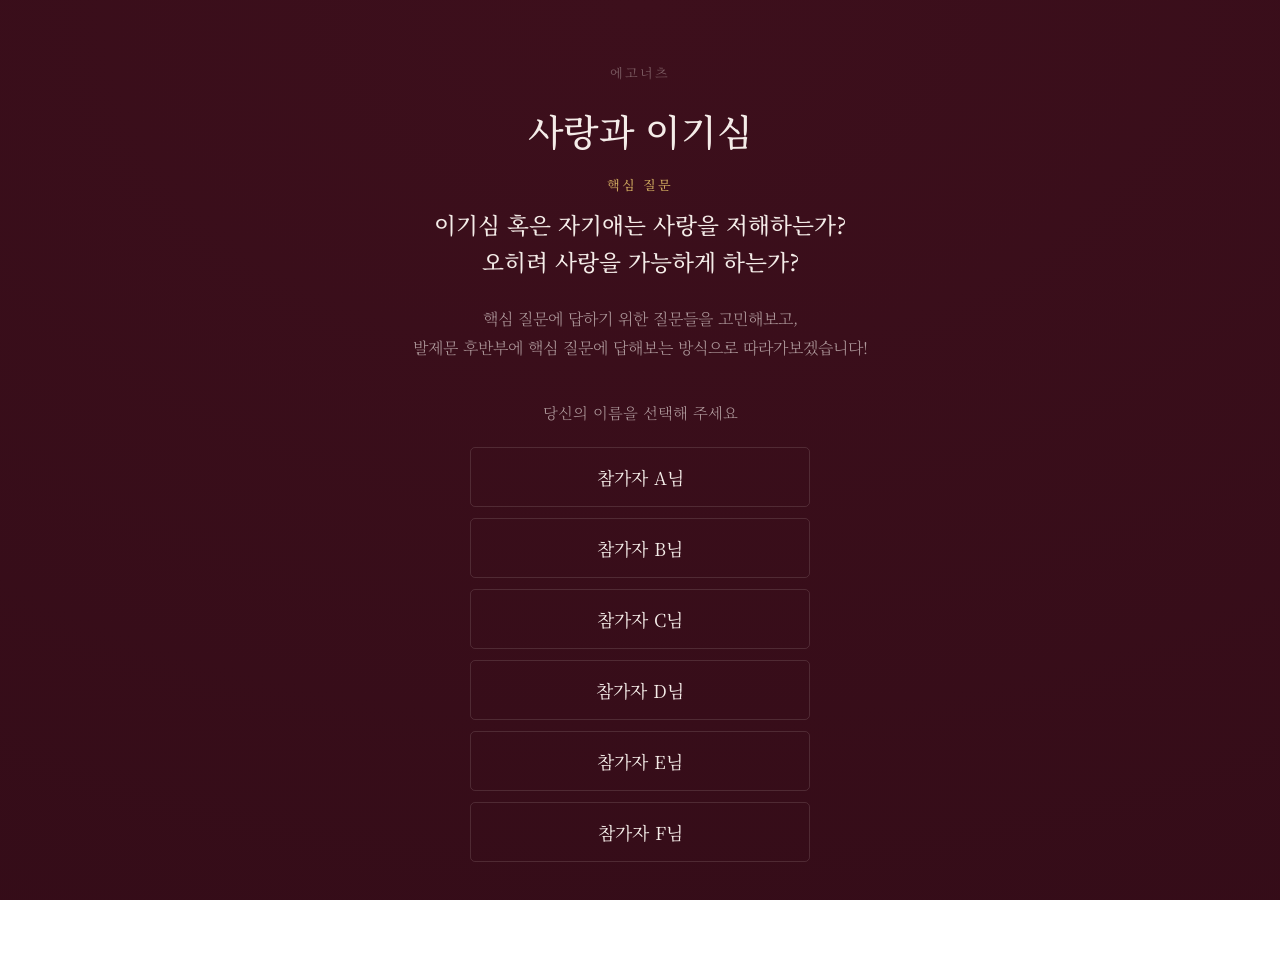
<file: index.html>
<!doctype html>
<html lang="ko">
<head>
  <meta charset="utf-8" />
  <meta name="viewport" content="width=device-width, initial-scale=1, viewport-fit=cover" />
  <title>사랑과 이기심 — 에고너츠</title>
  <meta name="description" content="에고너츠 '사랑과 이기심' 발제문" />
  <link rel="preconnect" href="https://fonts.googleapis.com" />
  <link rel="preconnect" href="https://fonts.gstatic.com" crossorigin />
  <link href="https://fonts.googleapis.com/css2?family=Noto+Serif+KR:wght@300;400;500;600&display=swap" rel="stylesheet" />
  <link rel="stylesheet" href="assets/style.css" />
</head>
<body>
  <main id="app" class="app"></main>
  <script src="config.js"></script>
  <script src="assets/app.js"></script>
</body>
</html>
</file>
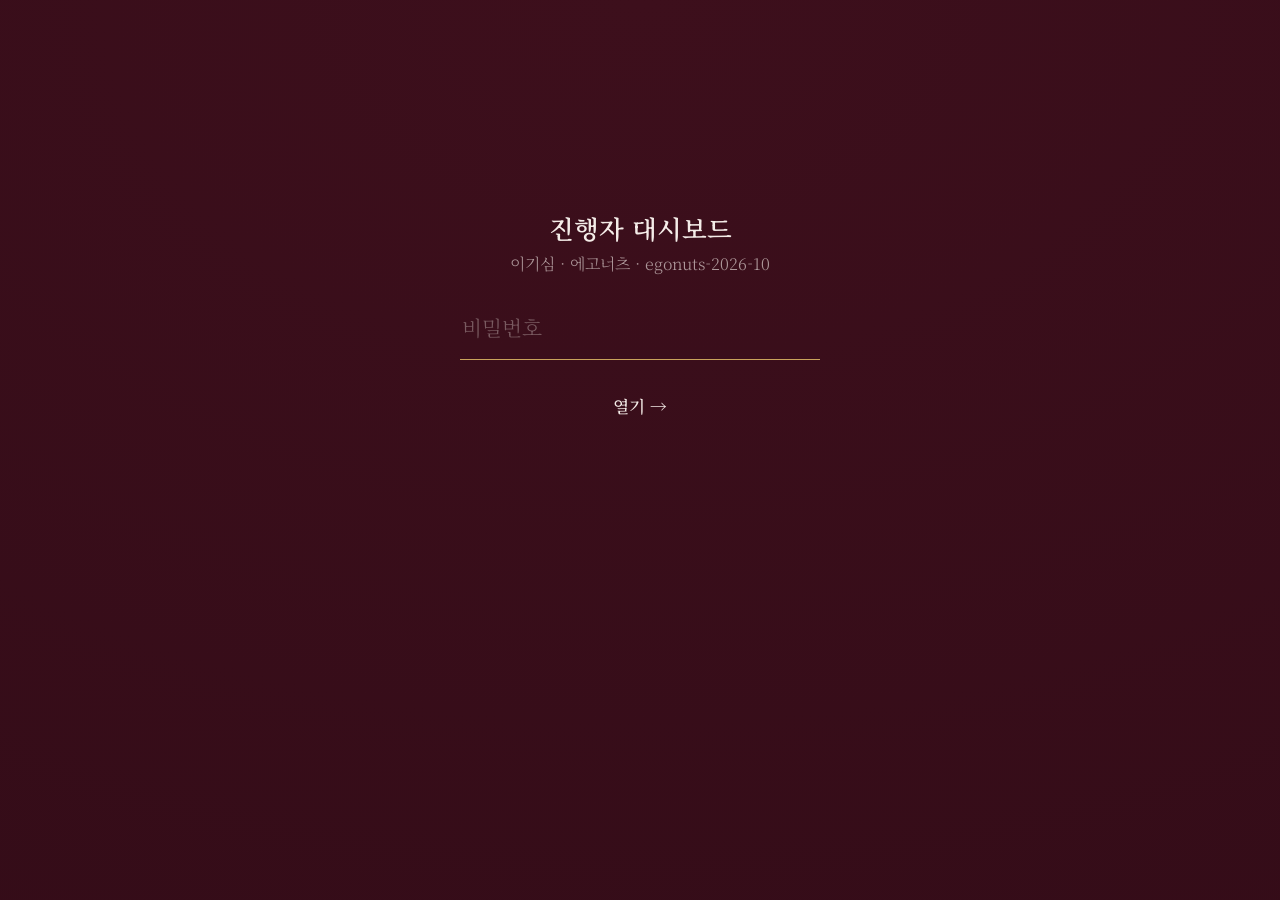
<file: dashboard.html>
<!doctype html>
<html lang="ko">
<head>
  <meta charset="utf-8" />
  <meta name="viewport" content="width=device-width, initial-scale=1" />
  <title>대시보드 — 이기심 · 에고너츠</title>
  <meta name="robots" content="noindex, nofollow" />
  <link rel="preconnect" href="https://fonts.googleapis.com" />
  <link rel="preconnect" href="https://fonts.gstatic.com" crossorigin />
  <link href="https://fonts.googleapis.com/css2?family=Noto+Serif+KR:wght@300;400;500;600&display=swap" rel="stylesheet" />
  <link rel="stylesheet" href="assets/style.css" />
  <style>
    .dash { max-width: 900px; margin: 0 auto; padding: 48px clamp(20px,5vw,40px) 120px; }
    .dash h1 { font-size: 1.6rem; font-weight: 600; margin: 0 0 6px; }
    .dash .meta { color: var(--ink-soft); font-weight: 300; font-size: 0.95rem; margin: 0 0 34px; }
    .toolbar { display: flex; gap: 18px; align-items: center; flex-wrap: wrap; margin-bottom: 30px; }
    .toolbar button { border: 1px solid var(--line); border-radius: 3px; padding: 8px 16px; font-size: 0.95rem; }
    .toolbar button:hover { border-color: var(--accent); }
    .qgroup { margin: 0 0 46px; }
    .qgroup > h2 { font-size: 1.15rem; font-weight: 500; color: var(--accent); margin: 0 0 4px; }
    .qgroup > .qtext { font-size: 1.05rem; font-weight: 400; margin: 0 0 20px; line-height: 1.5; }
    .ans { padding: 16px 0; border-top: 1px solid var(--line); }
    .ans .who { font-size: 0.85rem; color: var(--ink-faint); letter-spacing: 0.06em; margin: 0 0 8px; }
    .ans .txt { font-weight: 300; line-height: 1.75; white-space: pre-wrap; }
    .ans .txt.empty { color: var(--ink-faint); font-style: italic; }
    .gate { max-width: 360px; margin: 18vh auto 0; text-align: center; }
    .gate p { color: var(--ink-soft); font-weight: 300; margin: 0 0 26px; }
  </style>
</head>
<body>
  <main id="dash" class="dash"></main>
  <script src="config.js"></script>
  <script src="assets/dashboard.js"></script>
</body>
</html>
</file>
<file: assets/style.css>
/* ============================================================
   에고너츠 '사랑과 이기심'
   어둡고 몰입적인 미니멀 — 진한 와인 바탕 / 흰 세리프 / 골드 라인 포인트
   가독성 · 모바일 UX · 은은한 애니메이션
   ============================================================ */

:root {
  --bg:        #3d0f1c;
  --bg-deep:   #340c18;
  --ink:       #f4ece8;
  --ink-soft:  rgba(244, 236, 232, 0.62);
  --ink-faint: rgba(244, 236, 232, 0.34);
  --line:      rgba(244, 236, 232, 0.13);
  --gold:      #c9a35c;
  --gold-soft: rgba(201, 163, 92, 0.55);
  --accent:    var(--gold);
  --maxw: 640px;
}

* { box-sizing: border-box; }

html, body {
  margin: 0; padding: 0;
  background: radial-gradient(125% 120% at 50% 0%, var(--bg) 0%, var(--bg-deep) 100%);
  background-attachment: fixed;
  color: var(--ink);
  font-family: "Noto Serif KR", ui-serif, Georgia, "Times New Roman", serif;
  font-weight: 400;
  -webkit-font-smoothing: antialiased;
  text-rendering: optimizeLegibility;
  min-height: 100vh;
}

.app {
  max-width: var(--maxw);
  margin: 0 auto;
  padding: clamp(26px, 7vh, 84px) clamp(22px, 6vw, 40px) 104px;
  min-height: 100vh;
  display: flex;
  flex-direction: column;
  justify-content: center;
  transition: opacity 0.17s ease, transform 0.17s ease;
}
.app.fade-out { opacity: 0; transform: translateY(6px); }

/* ---- 진입 애니메이션 ---- */
@keyframes fadeUp { from { opacity: 0; transform: translateY(11px); } to { opacity: 1; transform: none; } }
.fade-up { animation: fadeUp 0.55s cubic-bezier(0.22, 0.61, 0.36, 1) both; }

/* ---- 공통 텍스트 ---- */
.kicker { font-size: 0.82rem; letter-spacing: 0.16em; color: var(--ink-faint); margin: 0 0 22px; }
.question {
  font-size: clamp(1.5rem, 4.6vw, 2.05rem);
  font-weight: 500; line-height: 1.5; margin: 0 0 12px; letter-spacing: -0.01em;
}
.hint { font-size: 0.96rem; color: var(--ink-soft); margin: 0 0 30px; font-weight: 300; }
.field-label { display: block; font-size: 0.99rem; color: var(--ink-soft); margin: 28px 0 10px; }
.nudge { color: var(--gold); font-size: 0.92rem; font-weight: 400; margin: 16px 0 0; }

/* ---- 입력 ---- */
textarea, input[type="text"], input[type="password"] {
  width: 100%; background: transparent; color: var(--ink);
  border: none; border-bottom: 1px solid var(--line);
  font-family: inherit; font-size: 1.12rem; font-weight: 300; line-height: 1.75;
  padding: 8px 2px 12px; resize: none; outline: none;
  transition: border-color 0.25s ease;
}
textarea { min-height: 92px; overflow: hidden; }
textarea::placeholder, input::placeholder { color: var(--ink-faint); font-weight: 300; }
textarea:focus, input:focus { border-bottom-color: var(--gold); }
input.name-input { font-size: 1.3rem; font-weight: 400; padding-bottom: 14px; }

/* ---- 이름 선택 ---- */
.pick-label { font-size: 0.96rem; color: var(--ink-soft); font-weight: 300; margin: 8px 0 24px; }
.name-grid { display: flex; flex-direction: column; gap: 11px; max-width: 340px; margin: 0 auto; }
.name-btn {
  width: 100%; border: 1px solid var(--line); border-radius: 5px;
  padding: 16px 18px; font-size: 1.12rem; font-weight: 400; color: var(--ink);
  transition: border-color 0.25s ease, color 0.25s ease, background 0.25s ease, transform 0.15s ease;
}
.name-btn:hover { border-color: var(--gold); color: var(--gold); }
.name-btn:active { transform: scale(0.99); }
.name-btn.selected { border-color: var(--gold); box-shadow: inset 0 0 0 1px var(--gold-soft); }

/* ---- 인트로 핵심 질문 ---- */
.intro-core { margin: 6px 0 26px; }
.core-label { font-size: 0.82rem; letter-spacing: 0.16em; color: var(--gold); font-weight: 500; margin: 0 0 12px; }
.core-q { font-size: clamp(1.15rem, 3.2vw, 1.42rem); font-weight: 500; line-height: 1.6; color: var(--ink); margin: 0; }

/* ---- 진행 표시 ---- */
.progress { display: flex; align-items: center; gap: 14px; margin-bottom: 40px; }
.progress .count { font-size: 0.8rem; letter-spacing: 0.08em; color: var(--ink-faint); white-space: nowrap; }
.progress .bar { flex: 1; height: 1px; background: var(--line); position: relative; }
.progress .bar span { position: absolute; left: 0; top: 0; bottom: 0; background: var(--gold); transition: width 0.5s cubic-bezier(0.22, 0.61, 0.36, 1); box-shadow: 0 0 6px var(--gold-soft); }

/* ---- 골드 구분선 ---- */
.gold-rule {
  border: none; height: 1px; margin: 30px 0;
  background: linear-gradient(90deg, transparent, var(--gold-soft) 18%, var(--gold-soft) 82%, transparent);
}

/* ---- 참고 자료 페이지 ---- */
.m-source { display: flex; gap: 16px; align-items: center; margin-top: 2px; }
.m-source-cover { width: 96px; flex: none; display: block; border-radius: 3px; border: 1px solid var(--gold-soft); }
.m-source-meta { min-width: 0; }
.m-source-title { font-size: 1.16rem; font-weight: 600; line-height: 1.35; margin: 0; }
.m-source-title span { display: block; margin-top: 4px; font-size: 0.9rem; font-weight: 400; font-style: italic; color: var(--ink-soft); }
.m-source-by { margin: 8px 0 0; font-size: 0.9rem; font-weight: 500; letter-spacing: 0.02em; color: var(--gold); }
.m-source-note { margin: 20px 0 0; font-size: 1rem; font-weight: 400; line-height: 1.7; color: var(--ink); }
.m-imgwrap { margin-top: 2px; }
.m-img {
  display: block; width: 100%; max-height: 76vh; object-fit: contain;
  border-radius: 5px; border: 1px solid var(--gold-soft); background: rgba(0, 0, 0, 0.16);
  opacity: 0; transform: translateY(8px) scale(1.006);
  transition: opacity 0.6s ease, transform 0.6s ease;
}
.m-img.shown { opacity: 1; transform: none; }
.m-text { margin-top: 2px; }
.m-loading { color: var(--ink-faint); font-weight: 300; font-size: 0.95rem; }
.m-title {
  font-size: clamp(1.32rem, 4.2vw, 1.68rem); font-weight: 600; letter-spacing: -0.01em;
  margin: 0 0 22px; padding-bottom: 14px; position: relative;
}
.m-title::after { content: ""; position: absolute; left: 0; bottom: 0; width: 46px; height: 2px; background: var(--gold); }
.m-p { font-size: 1.06rem; font-weight: 400; line-height: 1.95; color: var(--ink); margin: 0 0 22px; }
.m-p strong { font-weight: 600; color: #fff; }
.m-quote {
  margin: 26px 0; padding: 4px 0 4px 20px; border-left: 2px solid var(--gold);
  font-size: 1.05rem; line-height: 1.9; font-weight: 400; color: var(--ink);
}
.m-cite { margin: -10px 0 26px; text-align: right; font-size: 0.92rem; color: var(--gold); font-weight: 500; }

/* ---- 버튼 / 내비 ---- */
.nav { display: flex; align-items: center; justify-content: space-between; gap: 16px; margin-top: 44px; }
button {
  background: none; border: none; color: var(--ink); font-family: inherit;
  font-size: 1.05rem; font-weight: 400; cursor: pointer; padding: 8px 2px;
  transition: color 0.25s ease, opacity 0.25s ease;
}
button:hover { color: var(--gold); }
.btn-back { color: var(--ink-soft); font-size: 0.98rem; font-weight: 300; }
.btn-back:hover { color: var(--ink); }
.btn-next { font-weight: 500; }

/* ---- 인트로 / 완료 ---- */
.lead { font-size: clamp(1.7rem, 5vw, 2.3rem); font-weight: 500; line-height: 1.45; margin: 0 0 18px; letter-spacing: -0.01em; }
.sub { font-size: 1rem; color: var(--ink-soft); font-weight: 300; line-height: 1.8; margin: 0 0 38px; }
.center { text-align: center; }
.center .nav { justify-content: center; }
.notice { font-size: 0.9rem; color: var(--ink-soft); font-weight: 300; margin-top: 30px; line-height: 1.7; }
.error { color: #e9a4a4; font-size: 0.95rem; font-weight: 300; margin-top: 20px; }

/* ---- 완료: 마무리 인사 + 추천 도서 ---- */
.closing { font-size: clamp(1.05rem, 3vw, 1.28rem); font-weight: 500; line-height: 1.75; color: var(--ink); margin: 18px 0 6px; }
.books-label { font-size: 0.82rem; letter-spacing: 0.14em; color: var(--gold); font-weight: 500; margin: 22px 0 20px; }
.books { display: flex; gap: 24px; justify-content: center; flex-wrap: wrap; margin-bottom: 10px; }
.book { width: 148px; }
.book .cover {
  aspect-ratio: 2 / 3; border: 1px solid var(--gold-soft); border-radius: 4px;
  overflow: hidden; display: flex; align-items: center; justify-content: center;
}
.book .cover img { width: 100%; height: 100%; object-fit: cover; display: block; }
.book .cover .ph { font-size: 0.78rem; color: var(--ink-faint); font-weight: 300; text-align: center; padding: 10px; align-items: center; justify-content: center; }
.book-title { font-size: 0.95rem; font-weight: 400; color: var(--ink); margin: 13px 0 0; }

@media (max-width: 480px) {
  .app { justify-content: flex-start; padding-bottom: 80px; }
  .m-p, .m-quote { font-size: 1.04rem; }
}

@media (prefers-reduced-motion: reduce) {
  .fade-up, .app, .m-img, .progress .bar span { animation: none !important; transition: none !important; }
  .m-img { opacity: 1; transform: none; }
}
</file>
